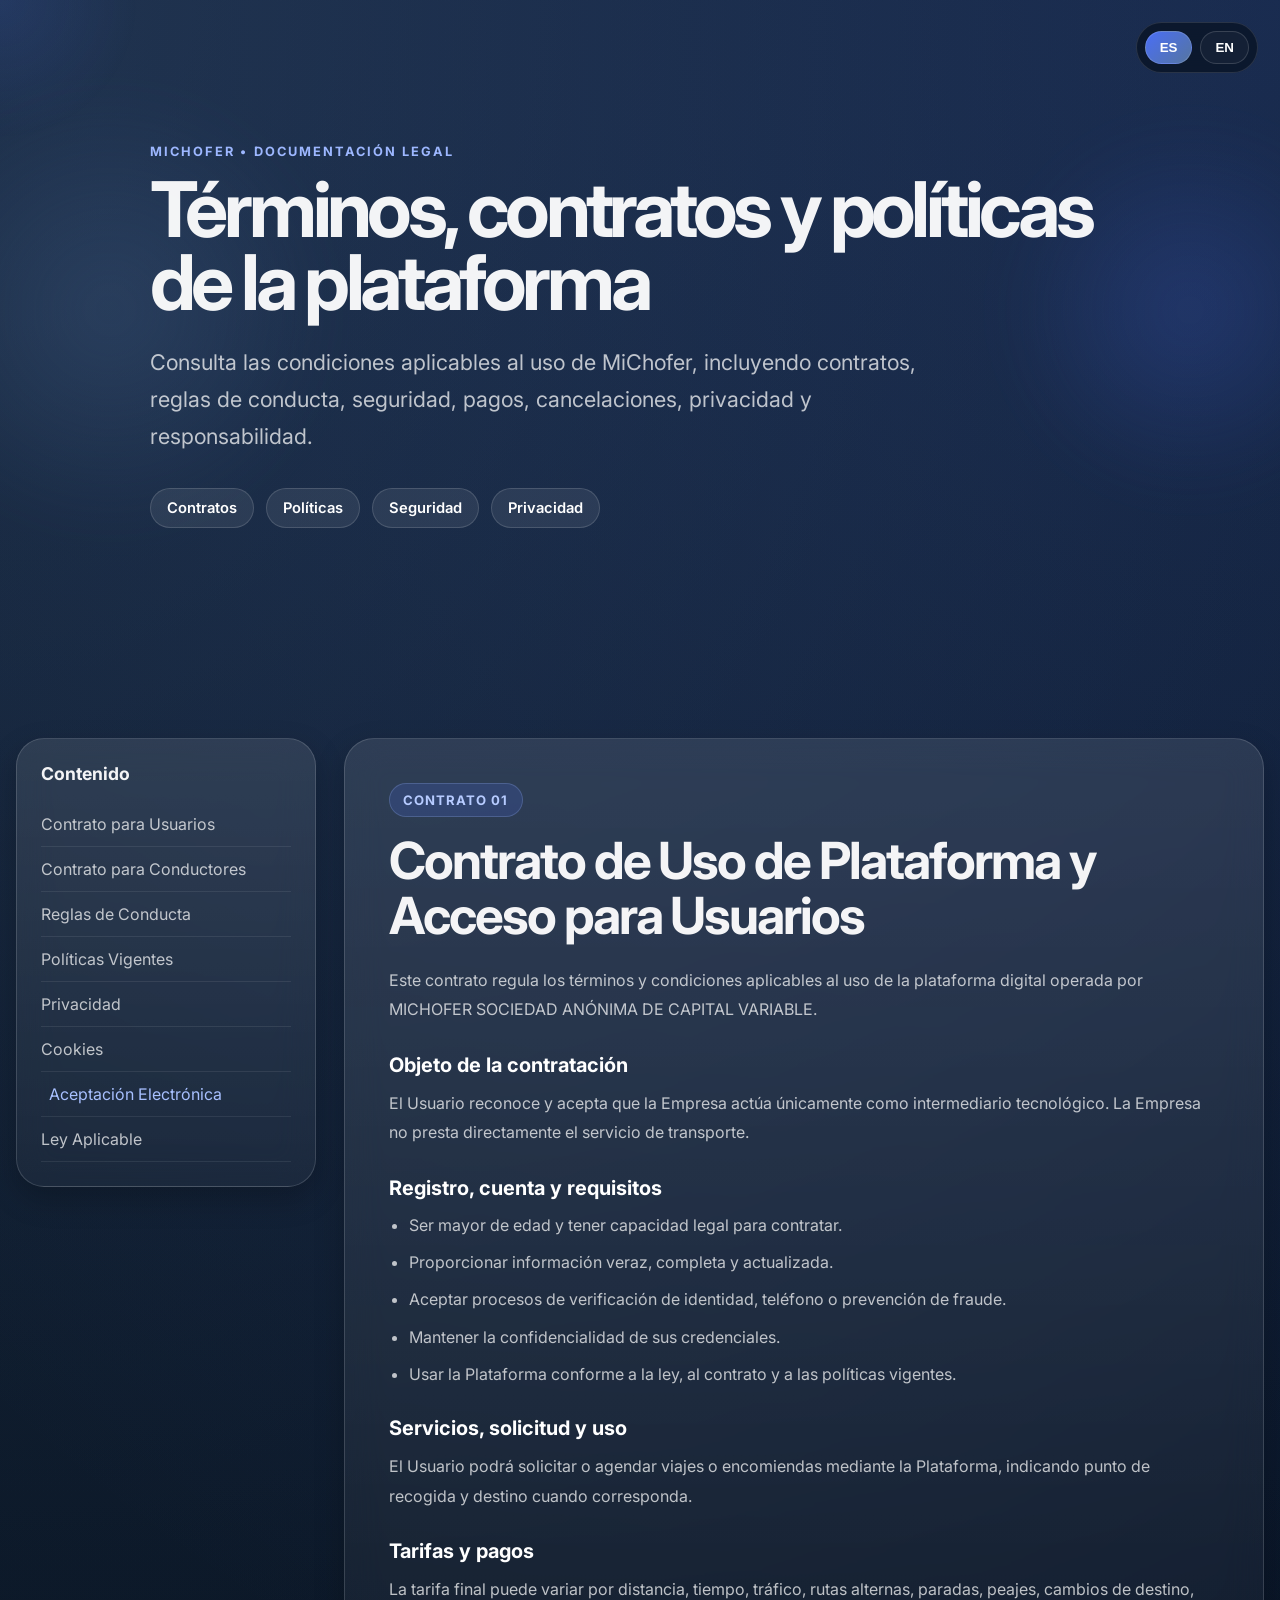
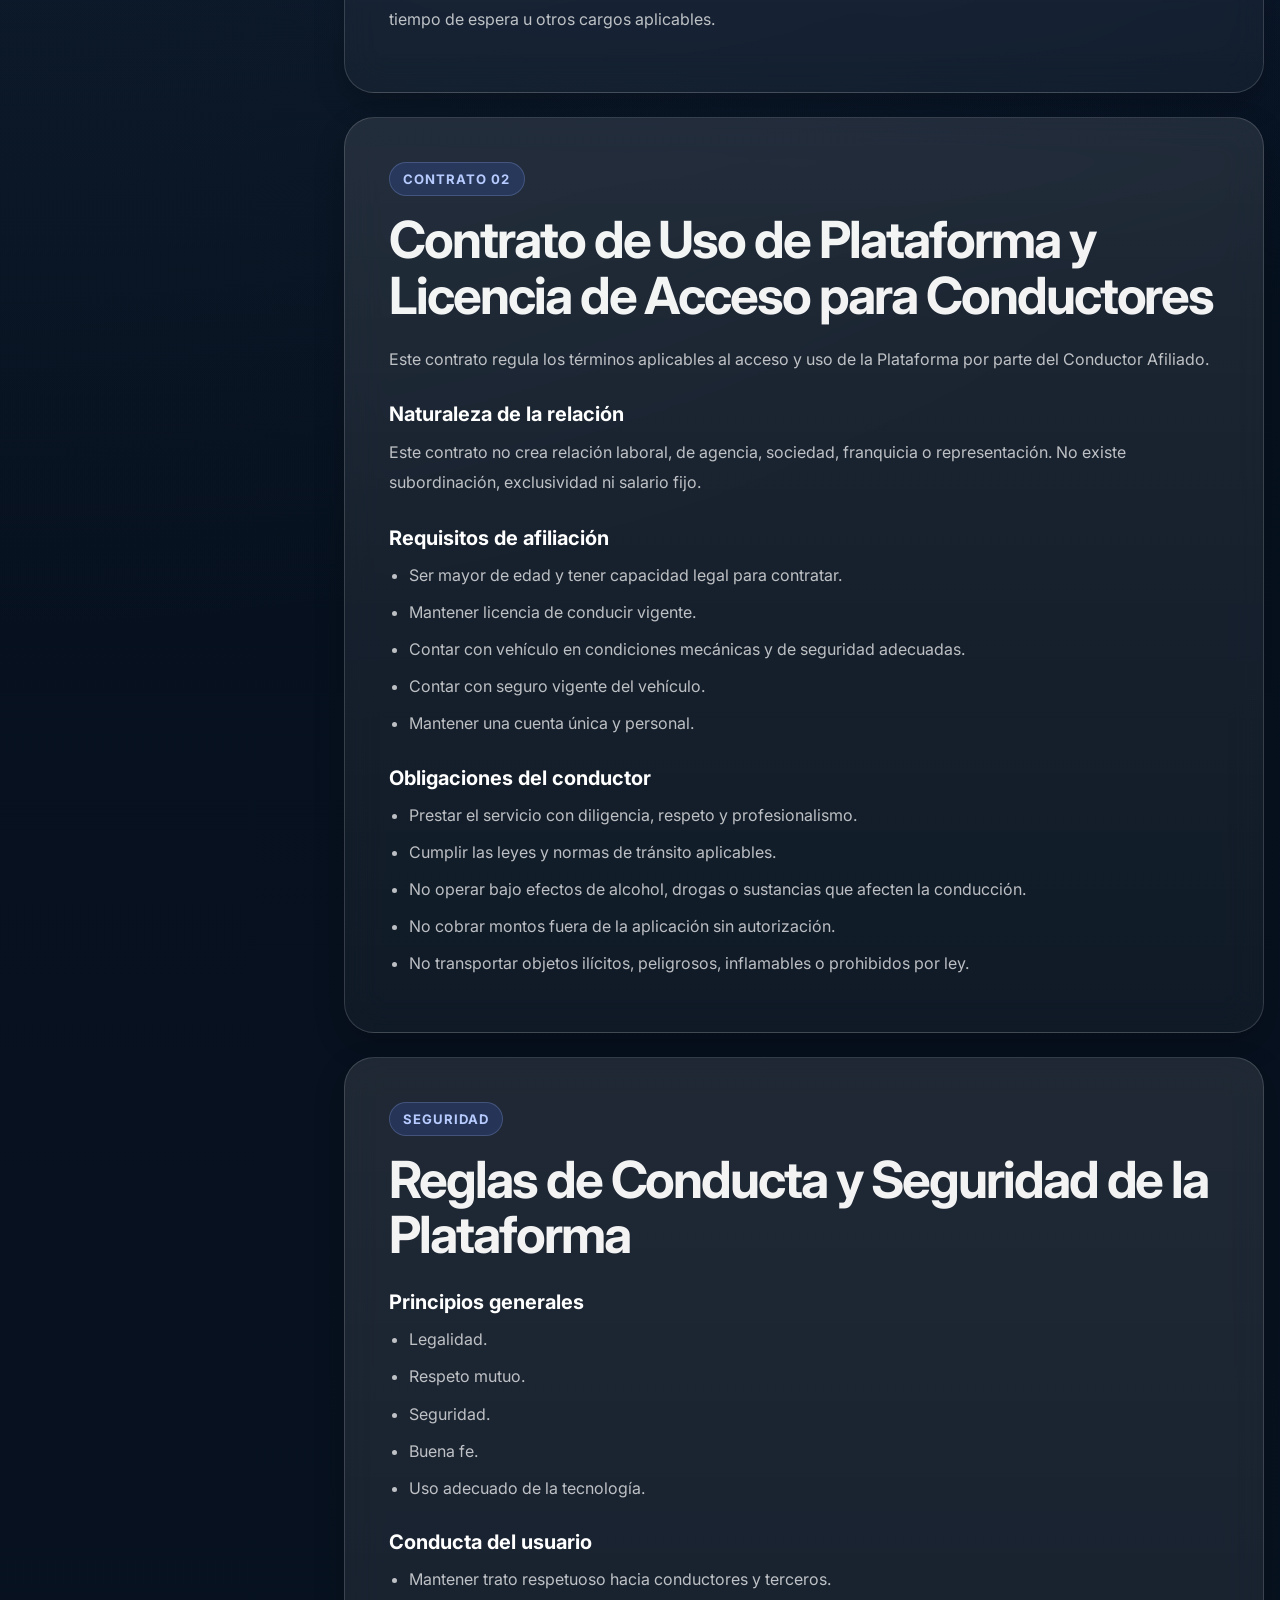
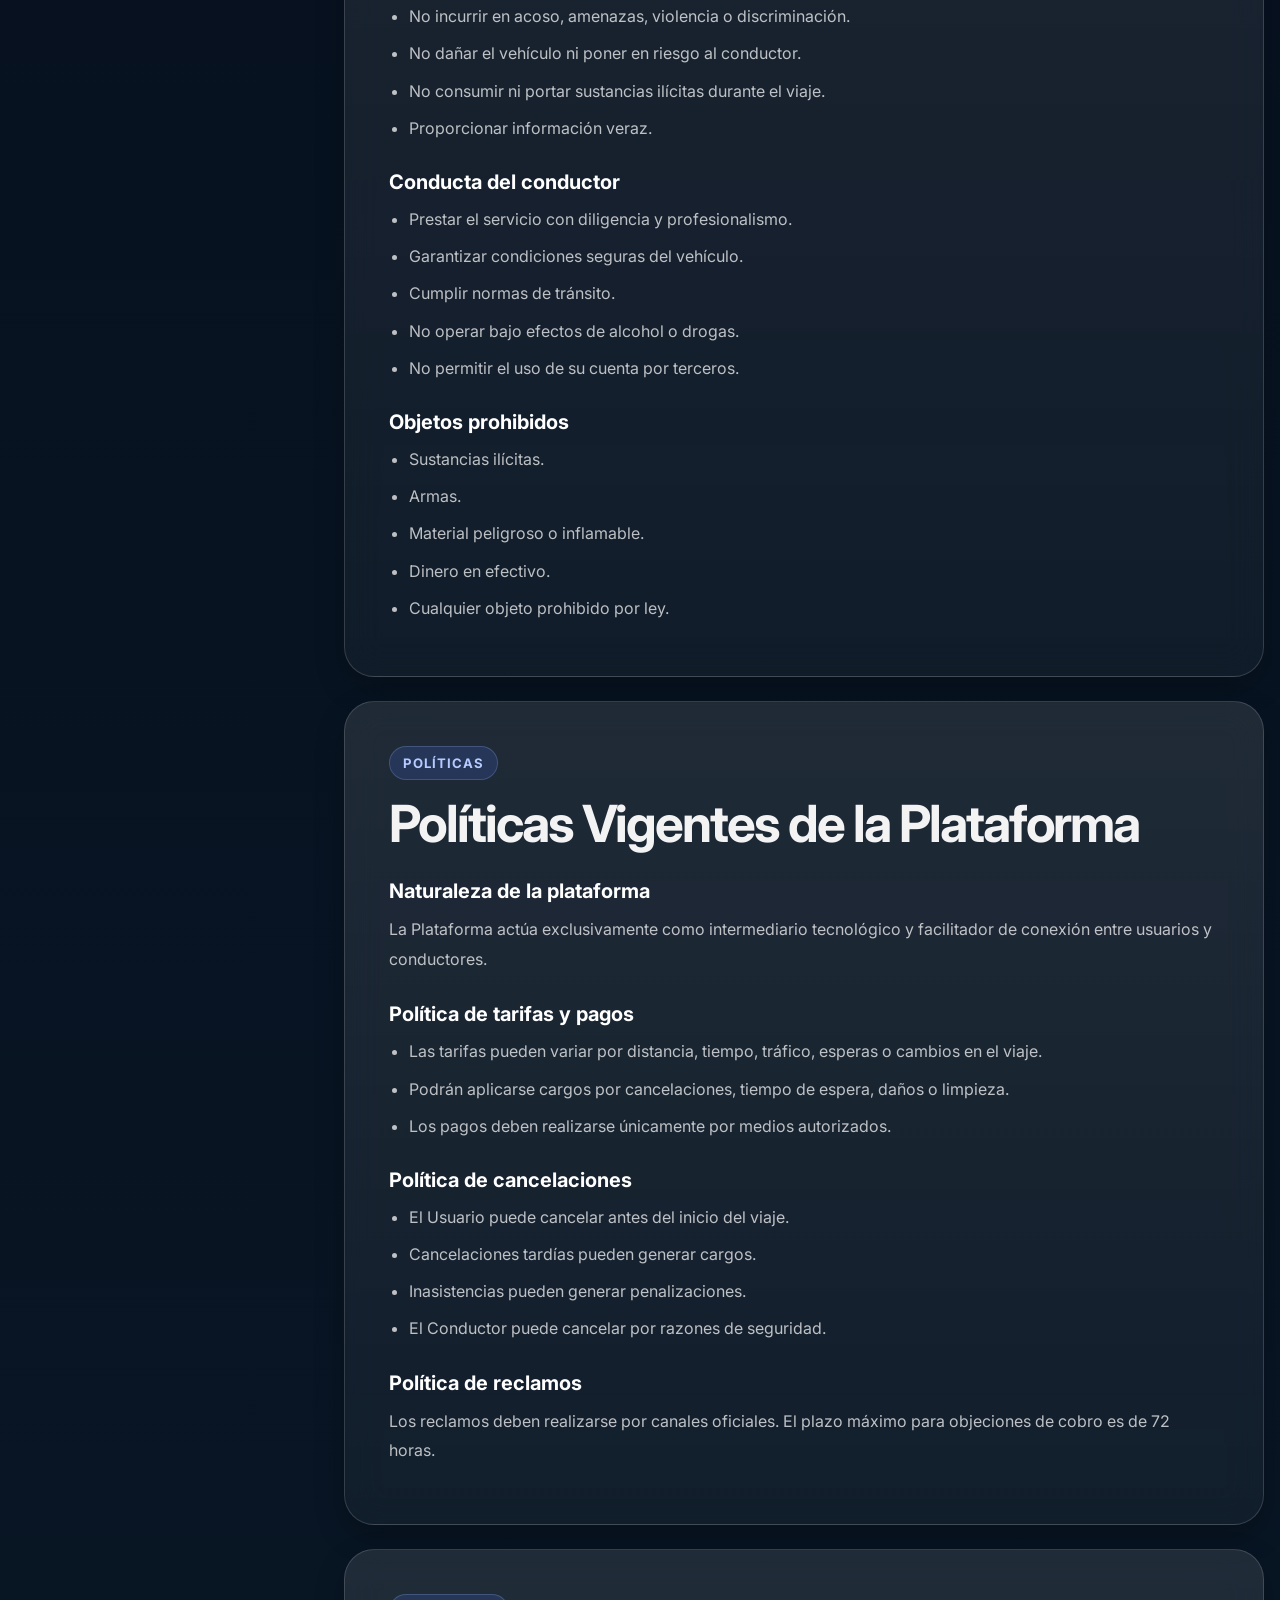
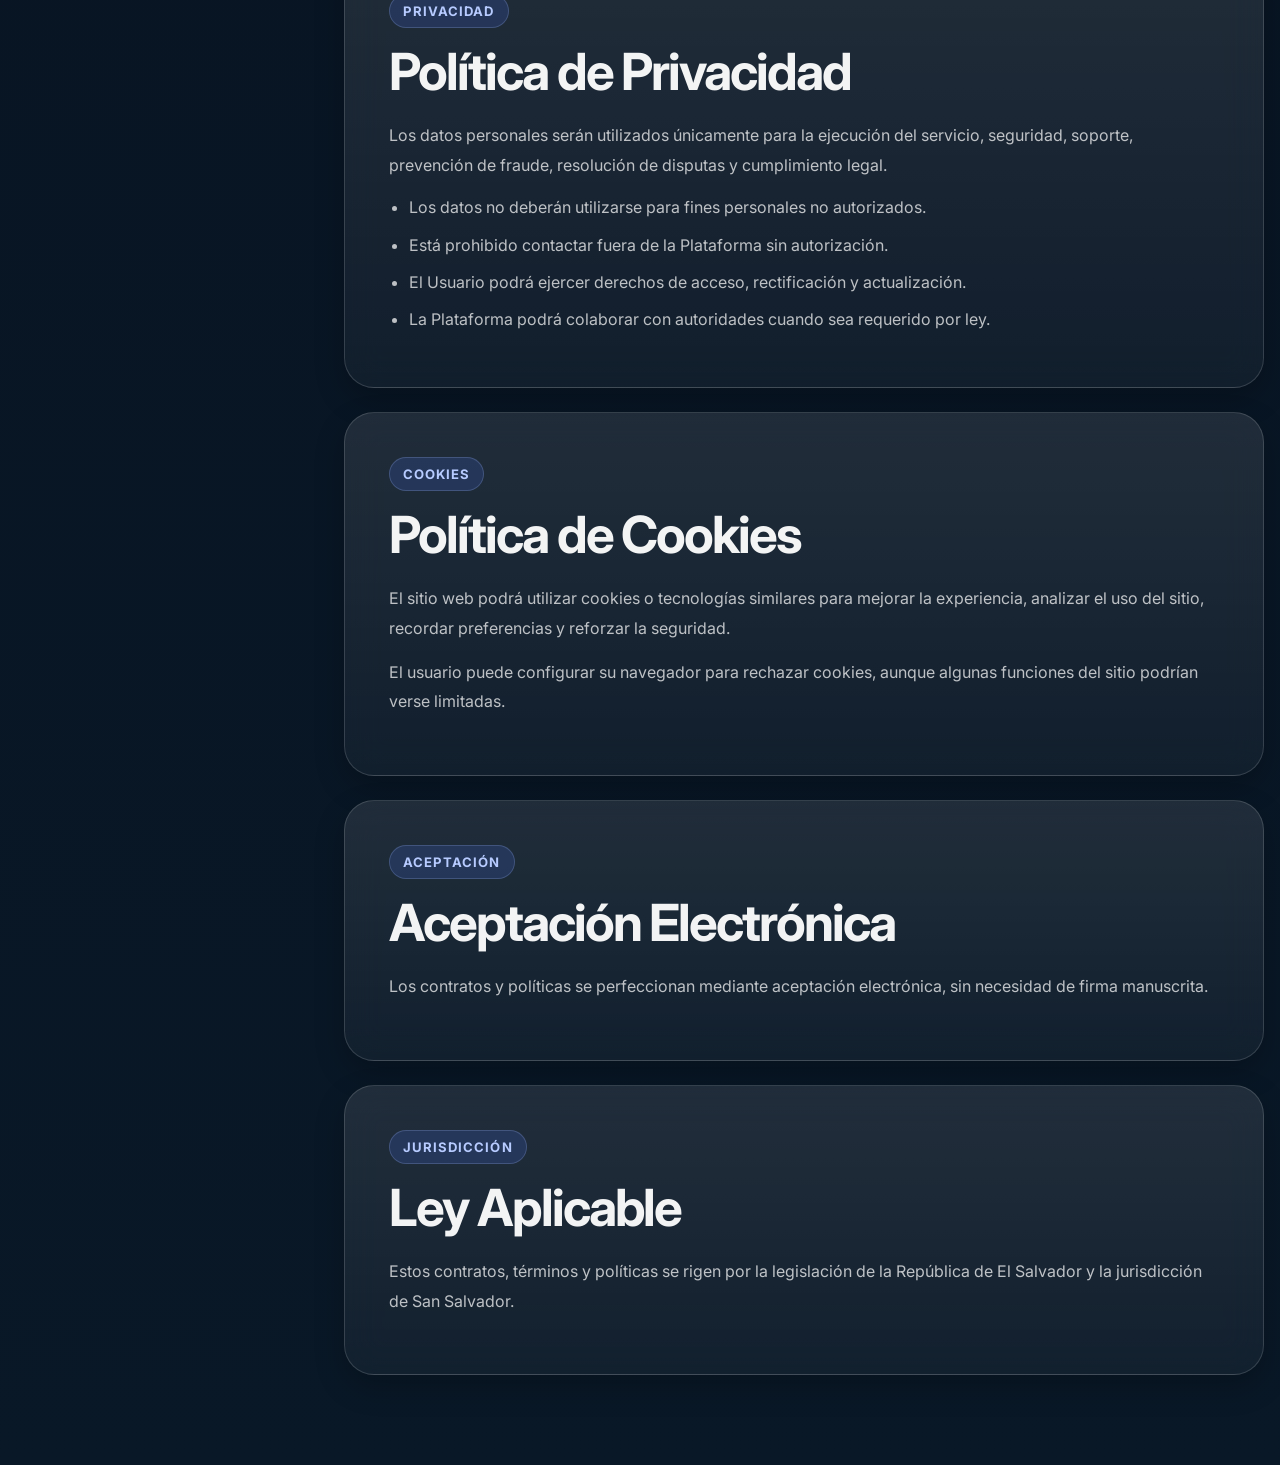
<file: index.html>
<!DOCTYPE html>
<html lang="es">
<head>
  <meta charset="UTF-8" />
  <meta name="viewport" content="width=device-width, initial-scale=1.0" />
  <title>MiChofer | Legal</title>

  <link rel="preconnect" href="https://fonts.googleapis.com">
  <link rel="preconnect" href="https://fonts.gstatic.com" crossorigin>
  <link href="https://fonts.googleapis.com/css2?family=Inter:wght@400;500;600;700;800&display=swap" rel="stylesheet">

  <link rel="stylesheet" href="legal.css" />
</head>

<body>
  <div class="cursor-glow"></div>

  <div class="legal-lang-switch">
    <button class="lang-btn active" data-language="es">ES</button>
    <button class="lang-btn" data-language="en">EN</button>
  </div>

  <main class="legal-page">
    <section class="legal-hero">
      <div class="hero-bg-orb orb-1"></div>
      <div class="hero-bg-orb orb-2"></div>
      <div class="hero-grid"></div>

      <div class="container legal-hero-content reveal">
        <span class="eyebrow" data-section="hero" data-value="eyebrow"></span>
        <h1 class="legal-title" data-section="hero" data-value="title"></h1>
        <p class="legal-subtitle" data-section="hero" data-value="subtitle"></p>

        <div class="legal-badges">
          <span data-section="hero" data-value="badge-1"></span>
          <span data-section="hero" data-value="badge-2"></span>
          <span data-section="hero" data-value="badge-3"></span>
          <span data-section="hero" data-value="badge-4"></span>
        </div>
      </div>
    </section>

    <section class="legal-content section-space">
      <div class="container legal-layout">

        <aside class="legal-sidebar glass reveal">
          <h3 data-section="sidebar" data-value="title"></h3>
          <a href="#contrato-usuarios" data-section="sidebar" data-value="users"></a>
          <a href="#contrato-conductores" data-section="sidebar" data-value="drivers"></a>
          <a href="#reglas" data-section="sidebar" data-value="rules"></a>
          <a href="#politicas" data-section="sidebar" data-value="policies"></a>
          <a href="#privacidad" data-section="sidebar" data-value="privacy"></a>
          <a href="#cookies" data-section="sidebar" data-value="cookies"></a>
          <a href="#aceptacion" data-section="sidebar" data-value="acceptance"></a>
          <a href="#ley" data-section="sidebar" data-value="law"></a>
        </aside>

        <div class="legal-docs">

          <article class="legal-card glass reveal" id="contrato-usuarios">
            <span class="doc-label" data-section="usersContract" data-value="label"></span>
            <h2 data-section="usersContract" data-value="title"></h2>
            <p data-section="usersContract" data-value="intro"></p>

            <h3 data-section="usersContract" data-value="objectTitle"></h3>
            <p data-section="usersContract" data-value="objectText"></p>

            <h3 data-section="usersContract" data-value="requirementsTitle"></h3>
            <ul>
              <li data-section="usersContract" data-value="req1"></li>
              <li data-section="usersContract" data-value="req2"></li>
              <li data-section="usersContract" data-value="req3"></li>
              <li data-section="usersContract" data-value="req4"></li>
              <li data-section="usersContract" data-value="req5"></li>
            </ul>

            <h3 data-section="usersContract" data-value="servicesTitle"></h3>
            <p data-section="usersContract" data-value="servicesText"></p>

            <h3 data-section="usersContract" data-value="paymentsTitle"></h3>
            <p data-section="usersContract" data-value="paymentsText"></p>
          </article>

          <article class="legal-card glass reveal" id="contrato-conductores">
            <span class="doc-label" data-section="driversContract" data-value="label"></span>
            <h2 data-section="driversContract" data-value="title"></h2>
            <p data-section="driversContract" data-value="intro"></p>

            <h3 data-section="driversContract" data-value="relationTitle"></h3>
            <p data-section="driversContract" data-value="relationText"></p>

            <h3 data-section="driversContract" data-value="requirementsTitle"></h3>
            <ul>
              <li data-section="driversContract" data-value="req1"></li>
              <li data-section="driversContract" data-value="req2"></li>
              <li data-section="driversContract" data-value="req3"></li>
              <li data-section="driversContract" data-value="req4"></li>
              <li data-section="driversContract" data-value="req5"></li>
            </ul>

            <h3 data-section="driversContract" data-value="obligationsTitle"></h3>
            <ul>
              <li data-section="driversContract" data-value="obl1"></li>
              <li data-section="driversContract" data-value="obl2"></li>
              <li data-section="driversContract" data-value="obl3"></li>
              <li data-section="driversContract" data-value="obl4"></li>
              <li data-section="driversContract" data-value="obl5"></li>
            </ul>
          </article>

          <article class="legal-card glass reveal" id="reglas">
            <span class="doc-label" data-section="rules" data-value="label"></span>
            <h2 data-section="rules" data-value="title"></h2>

            <h3 data-section="rules" data-value="principlesTitle"></h3>
            <ul>
              <li data-section="rules" data-value="principle1"></li>
              <li data-section="rules" data-value="principle2"></li>
              <li data-section="rules" data-value="principle3"></li>
              <li data-section="rules" data-value="principle4"></li>
              <li data-section="rules" data-value="principle5"></li>
            </ul>

            <h3 data-section="rules" data-value="userConductTitle"></h3>
            <ul>
              <li data-section="rules" data-value="user1"></li>
              <li data-section="rules" data-value="user2"></li>
              <li data-section="rules" data-value="user3"></li>
              <li data-section="rules" data-value="user4"></li>
              <li data-section="rules" data-value="user5"></li>
            </ul>

            <h3 data-section="rules" data-value="driverConductTitle"></h3>
            <ul>
              <li data-section="rules" data-value="driver1"></li>
              <li data-section="rules" data-value="driver2"></li>
              <li data-section="rules" data-value="driver3"></li>
              <li data-section="rules" data-value="driver4"></li>
              <li data-section="rules" data-value="driver5"></li>
            </ul>

            <h3 data-section="rules" data-value="prohibitedTitle"></h3>
            <ul>
              <li data-section="rules" data-value="prohibited1"></li>
              <li data-section="rules" data-value="prohibited2"></li>
              <li data-section="rules" data-value="prohibited3"></li>
              <li data-section="rules" data-value="prohibited4"></li>
              <li data-section="rules" data-value="prohibited5"></li>
            </ul>
          </article>

          <article class="legal-card glass reveal" id="politicas">
            <span class="doc-label" data-section="policies" data-value="label"></span>
            <h2 data-section="policies" data-value="title"></h2>

            <h3 data-section="policies" data-value="natureTitle"></h3>
            <p data-section="policies" data-value="natureText"></p>

            <h3 data-section="policies" data-value="paymentsTitle"></h3>
            <ul>
              <li data-section="policies" data-value="payment1"></li>
              <li data-section="policies" data-value="payment2"></li>
              <li data-section="policies" data-value="payment3"></li>
            </ul>

            <h3 data-section="policies" data-value="cancelTitle"></h3>
            <ul>
              <li data-section="policies" data-value="cancel1"></li>
              <li data-section="policies" data-value="cancel2"></li>
              <li data-section="policies" data-value="cancel3"></li>
              <li data-section="policies" data-value="cancel4"></li>
            </ul>

            <h3 data-section="policies" data-value="claimsTitle"></h3>
            <p data-section="policies" data-value="claimsText"></p>
          </article>

          <article class="legal-card glass reveal" id="privacidad">
            <span class="doc-label" data-section="privacy" data-value="label"></span>
            <h2 data-section="privacy" data-value="title"></h2>
            <p data-section="privacy" data-value="text"></p>
            <ul>
              <li data-section="privacy" data-value="item1"></li>
              <li data-section="privacy" data-value="item2"></li>
              <li data-section="privacy" data-value="item3"></li>
              <li data-section="privacy" data-value="item4"></li>
            </ul>
          </article>

          <article class="legal-card glass reveal" id="cookies">
            <span class="doc-label" data-section="cookies" data-value="label"></span>
            <h2 data-section="cookies" data-value="title"></h2>
            <p data-section="cookies" data-value="text1"></p>
            <p data-section="cookies" data-value="text2"></p>
          </article>

          <article class="legal-card glass reveal" id="aceptacion">
            <span class="doc-label" data-section="acceptance" data-value="label"></span>
            <h2 data-section="acceptance" data-value="title"></h2>
            <p data-section="acceptance" data-value="text"></p>
          </article>

          <article class="legal-card glass reveal" id="ley">
            <span class="doc-label" data-section="law" data-value="label"></span>
            <h2 data-section="law" data-value="title"></h2>
            <p data-section="law" data-value="text"></p>
          </article>

        </div>
      </div>
    </section>
  </main>

  <button class="back-to-top" id="backToTop" aria-label="Volver arriba">↑</button>

  <script src="legal.js"></script>
</body>
</html>
</file>
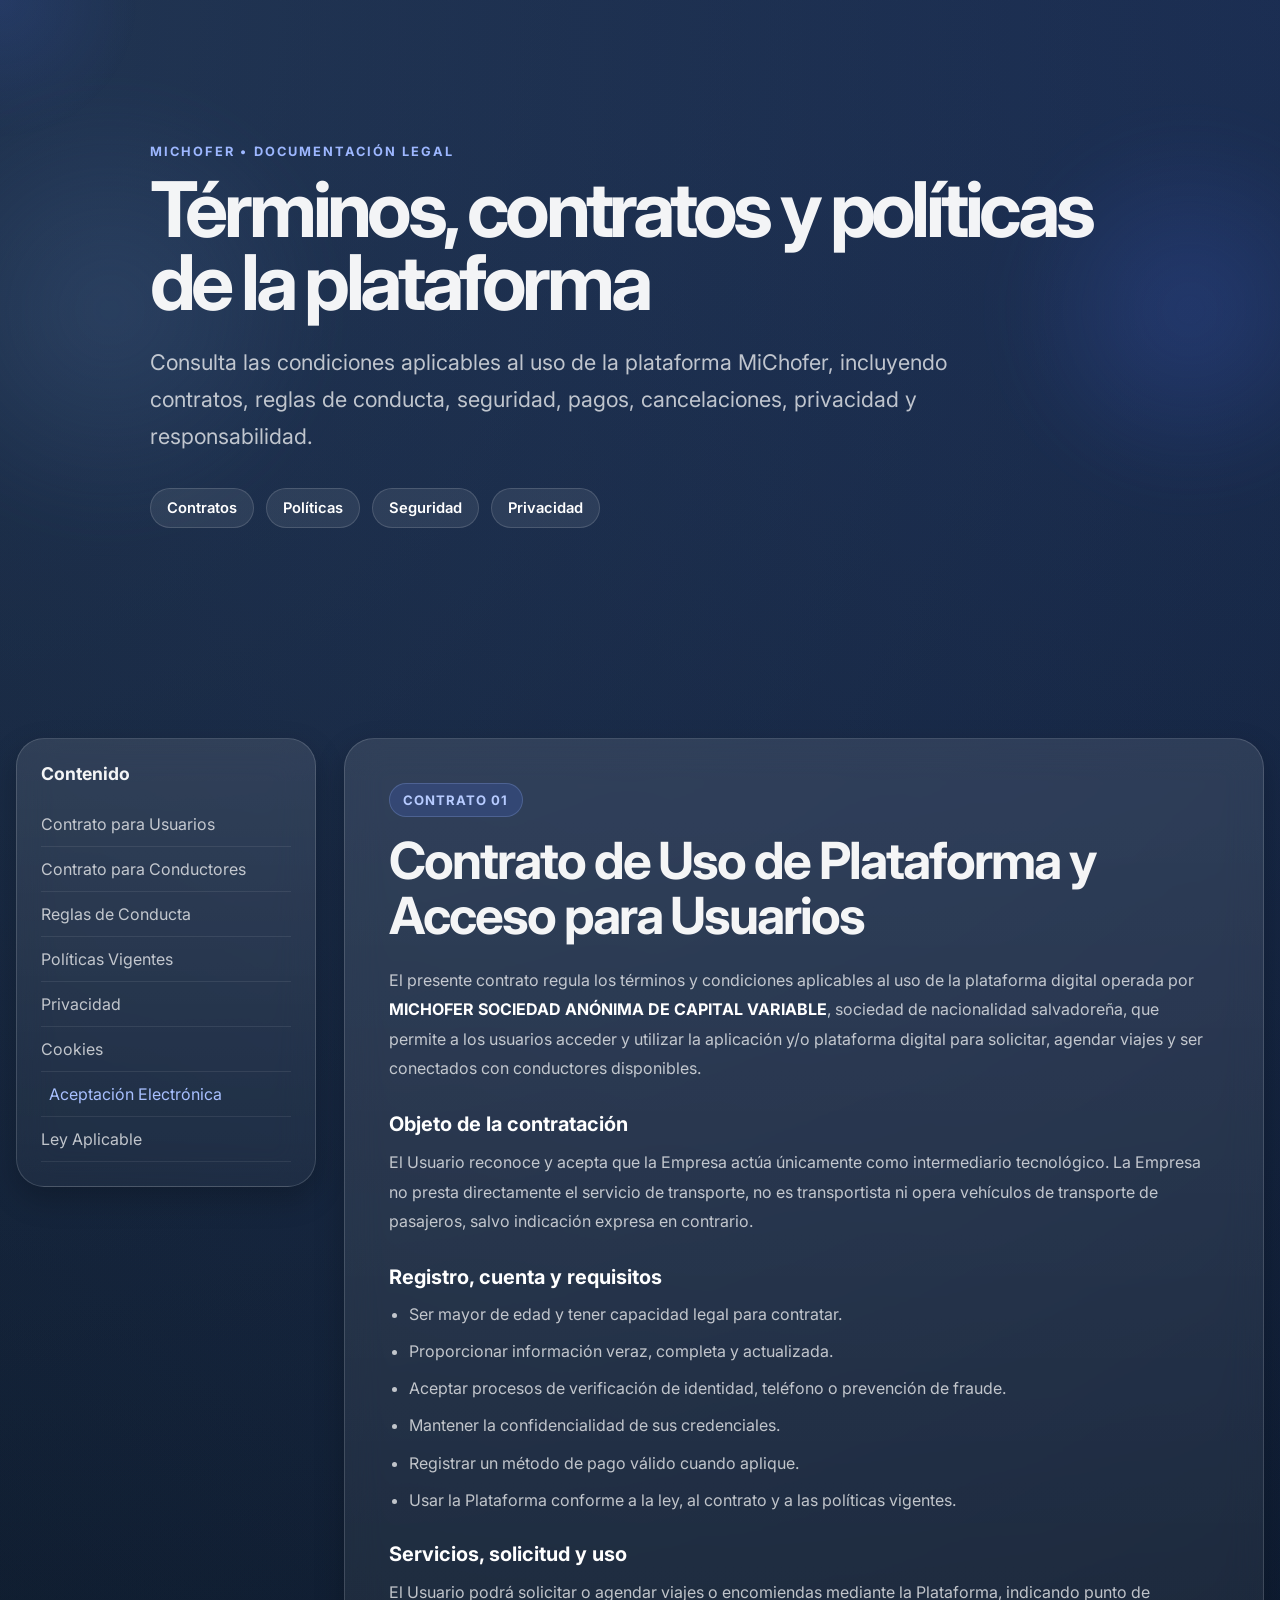
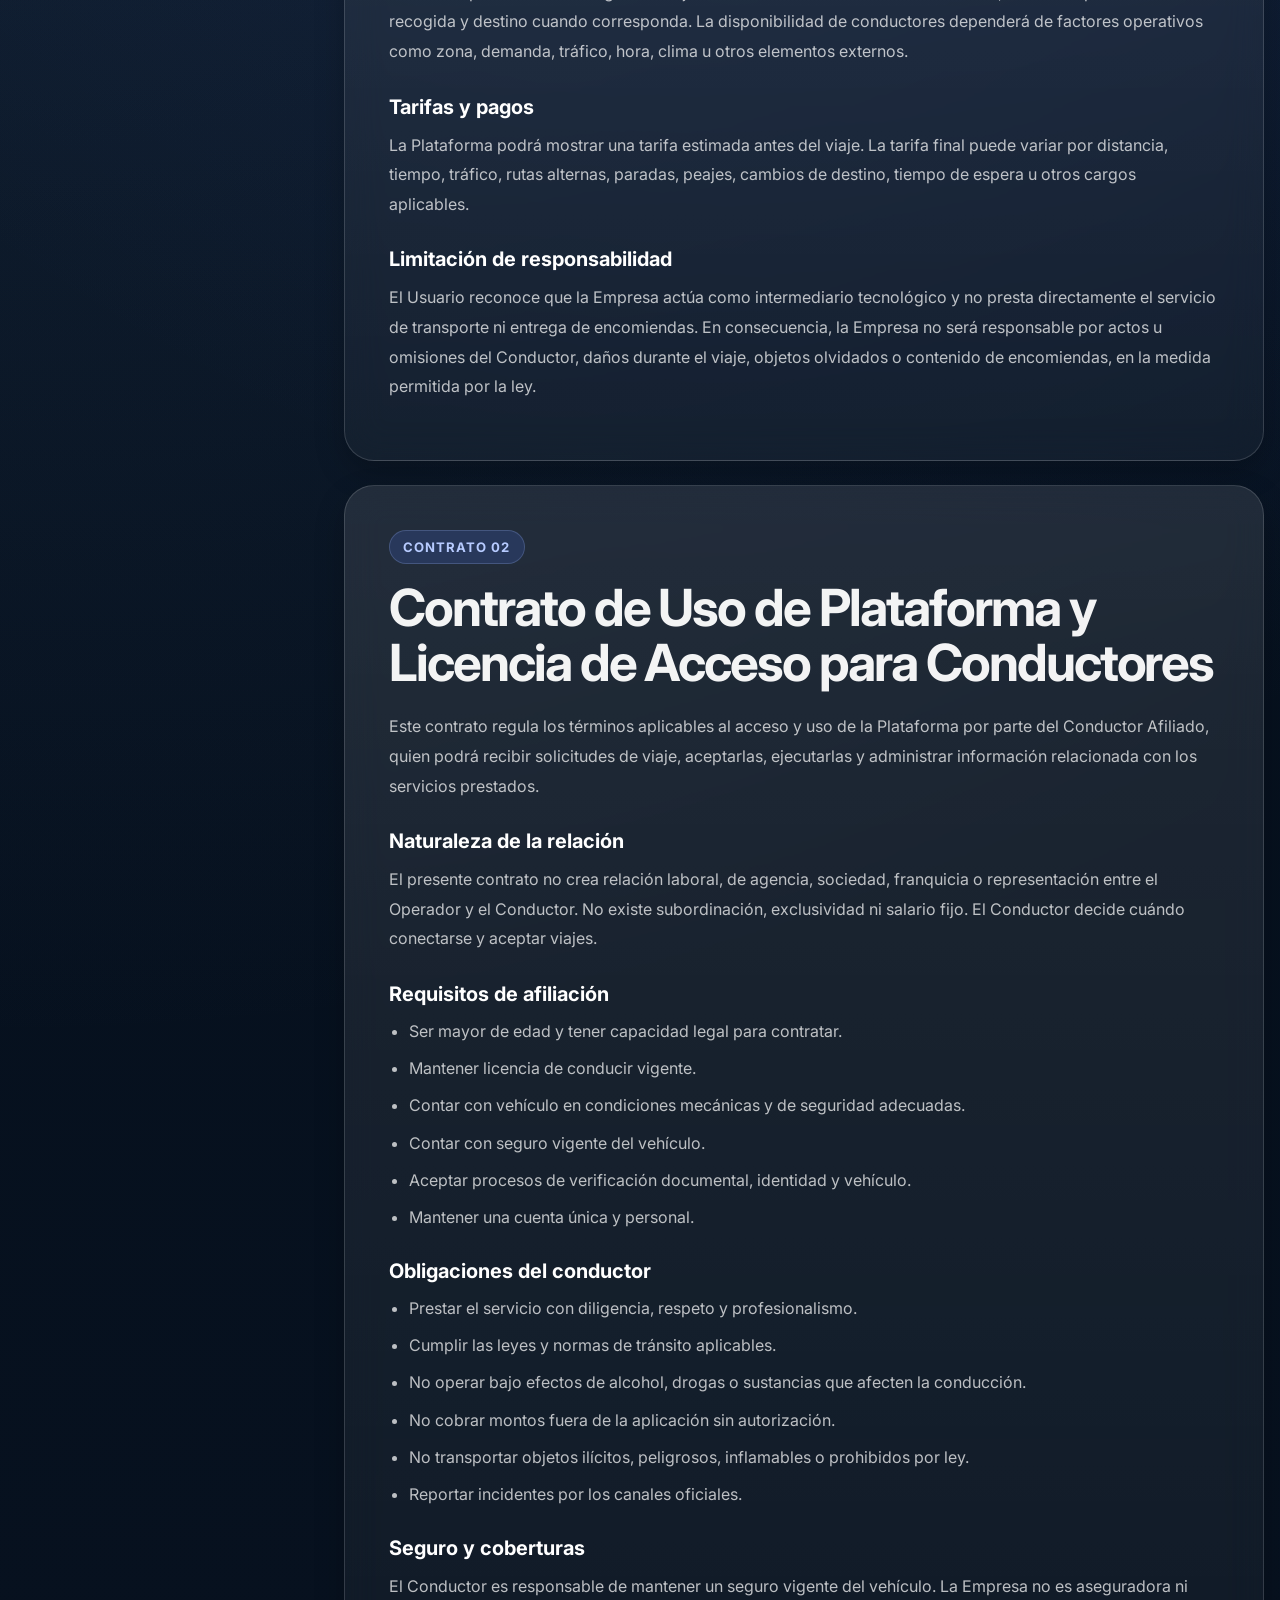
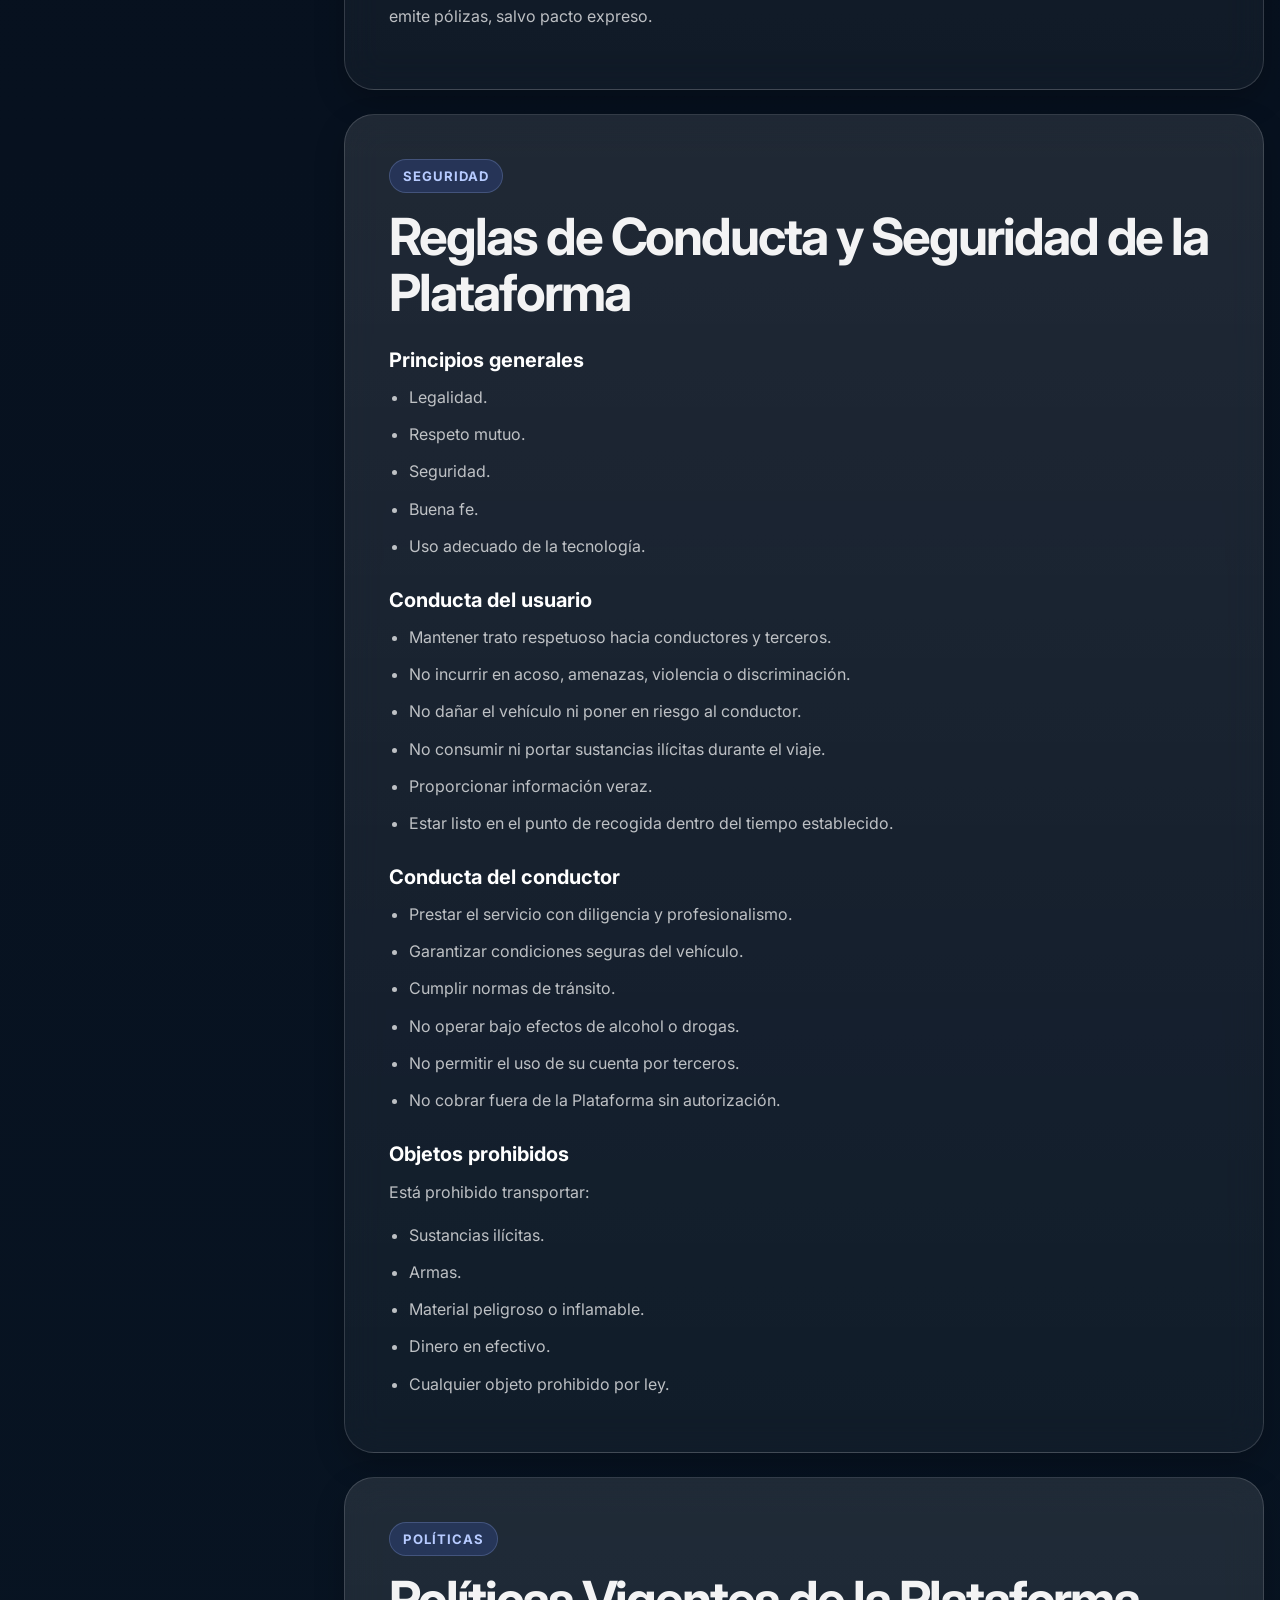
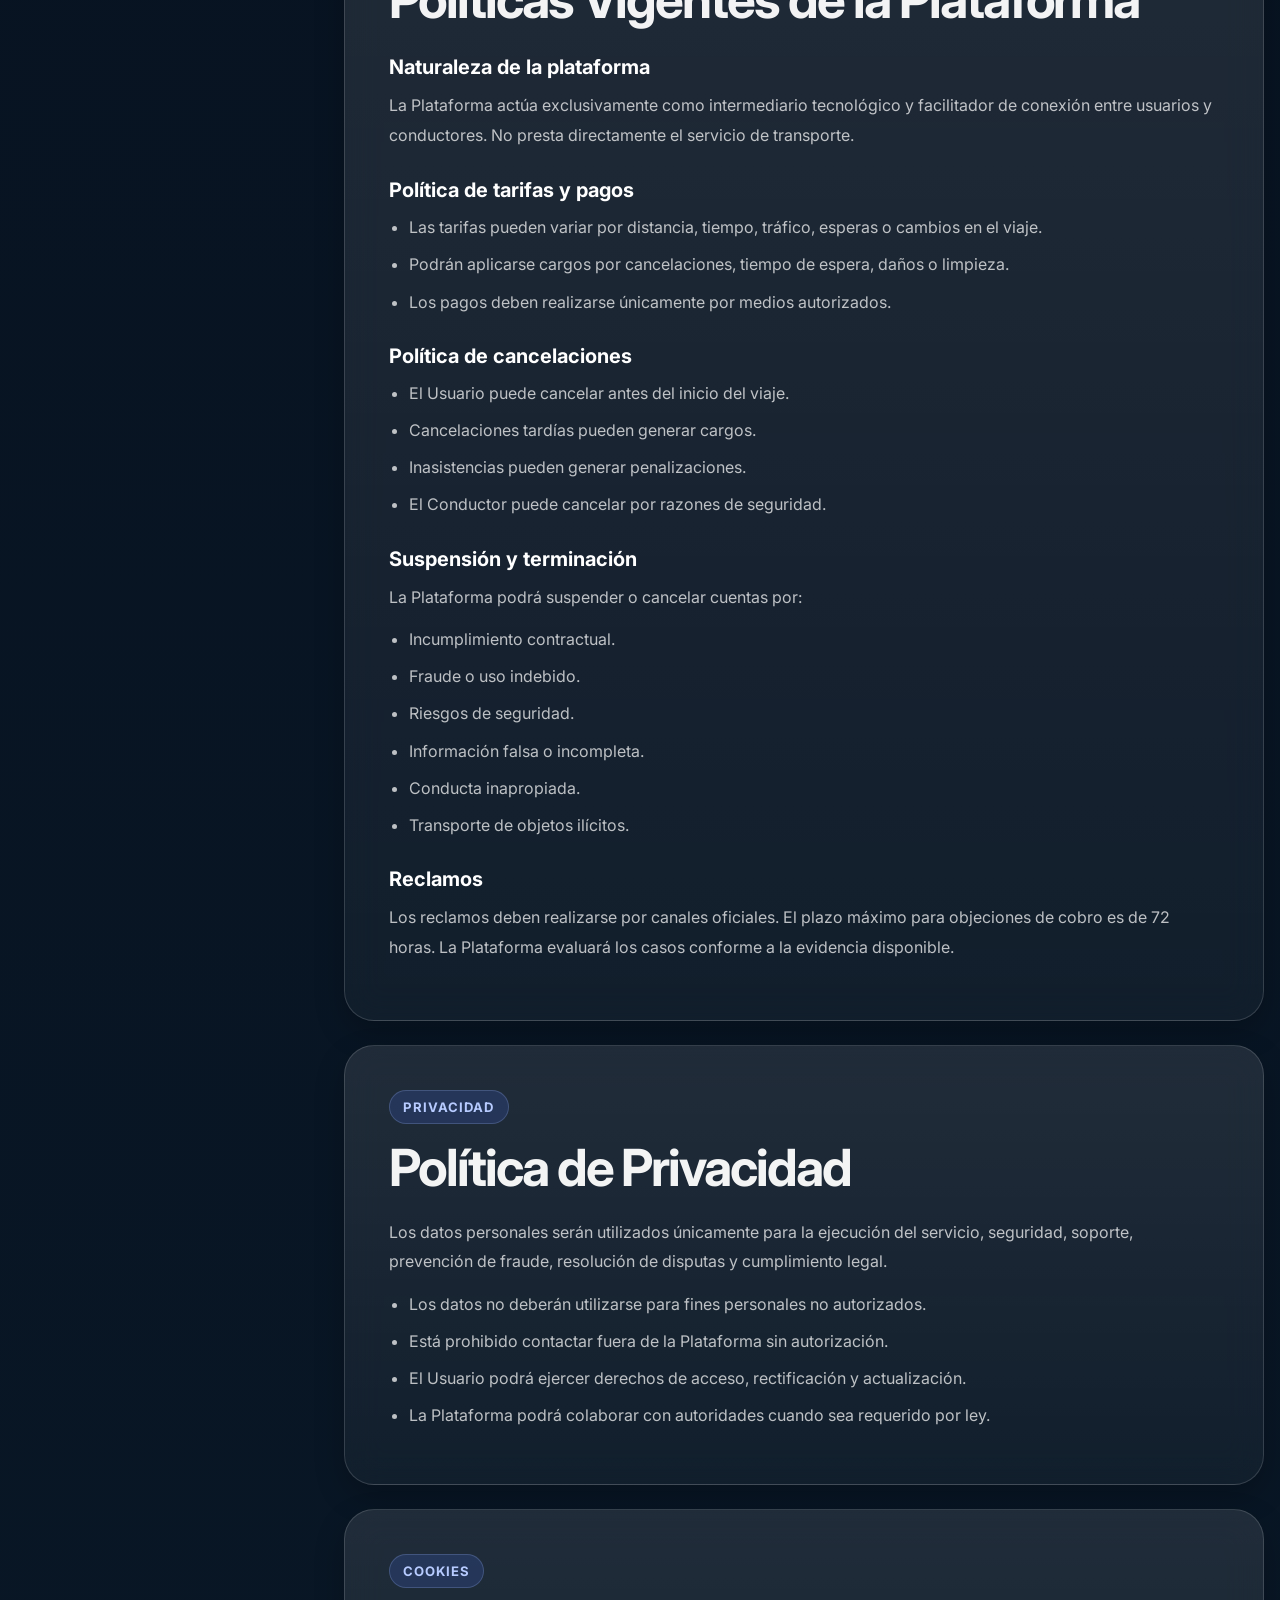
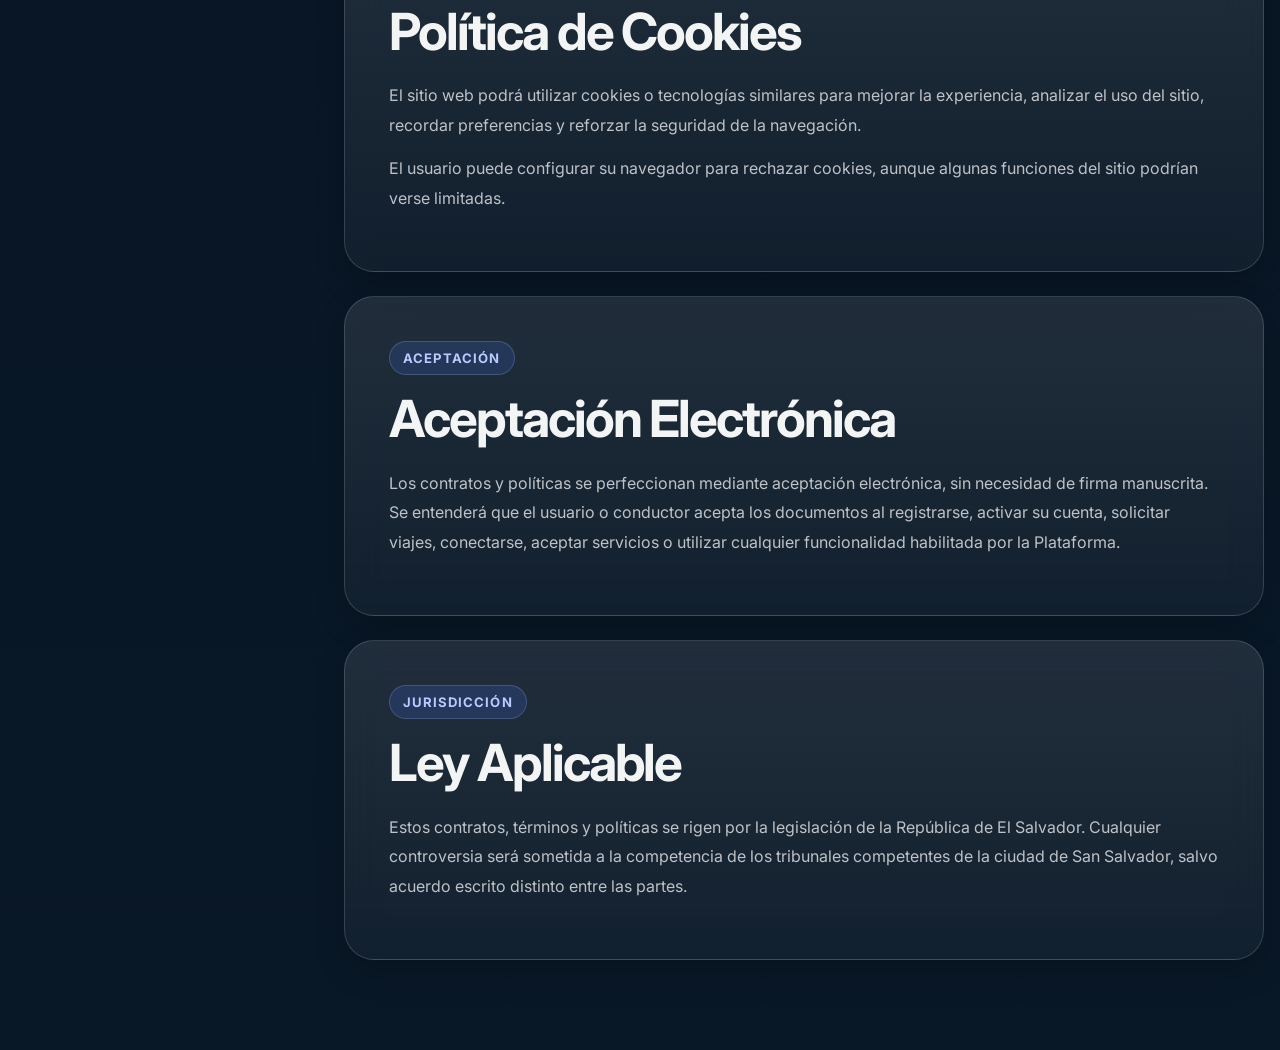
<file: legal.html>
<!DOCTYPE html>
<html lang="es">
<head>
  <meta charset="UTF-8" />
  <meta name="viewport" content="width=device-width, initial-scale=1.0" />
  <title>MiChofer | Términos, Contratos y Políticas</title>
  <meta name="description" content="Contratos, términos, condiciones, reglas de conducta y políticas vigentes de MiChofer.">

  <link rel="preconnect" href="https://fonts.googleapis.com">
  <link rel="preconnect" href="https://fonts.gstatic.com" crossorigin>
  <link href="https://fonts.googleapis.com/css2?family=Inter:wght@400;500;600;700;800&display=swap" rel="stylesheet">

  <link rel="stylesheet" href="legal.css" />
</head>

<body>
  <div class="cursor-glow"></div>

  <main class="legal-page">
    <section class="legal-hero">
      <div class="hero-bg-orb orb-1"></div>
      <div class="hero-bg-orb orb-2"></div>
      <div class="hero-grid"></div>

      <div class="container legal-hero-content reveal">
        <span class="eyebrow">MiChofer • Documentación legal</span>
        <h1 class="legal-title">Términos, contratos y políticas de la plataforma</h1>
        <p class="legal-subtitle">
          Consulta las condiciones aplicables al uso de la plataforma MiChofer,
          incluyendo contratos, reglas de conducta, seguridad, pagos, cancelaciones,
          privacidad y responsabilidad.
        </p>

        <div class="legal-badges">
          <span>Contratos</span>
          <span>Políticas</span>
          <span>Seguridad</span>
          <span>Privacidad</span>
        </div>
      </div>
    </section>

    <section class="legal-content section-space">
      <div class="container legal-layout">

        <aside class="legal-sidebar glass reveal">
          <h3>Contenido</h3>
          <a href="#contrato-usuarios">Contrato para Usuarios</a>
          <a href="#contrato-conductores">Contrato para Conductores</a>
          <a href="#reglas">Reglas de Conducta</a>
          <a href="#politicas">Políticas Vigentes</a>
          <a href="#privacidad">Privacidad</a>
          <a href="#cookies">Cookies</a>
          <a href="#aceptacion">Aceptación Electrónica</a>
          <a href="#ley">Ley Aplicable</a>
        </aside>

        <div class="legal-docs">

          <article class="legal-card glass reveal" id="contrato-usuarios">
            <span class="doc-label">Contrato 01</span>
            <h2>Contrato de Uso de Plataforma y Acceso para Usuarios</h2>

            <p>
              El presente contrato regula los términos y condiciones aplicables al uso de la
              plataforma digital operada por <strong>MICHOFER SOCIEDAD ANÓNIMA DE CAPITAL VARIABLE</strong>,
              sociedad de nacionalidad salvadoreña, que permite a los usuarios acceder y utilizar
              la aplicación y/o plataforma digital para solicitar, agendar viajes y ser conectados
              con conductores disponibles.
            </p>

            <h3>Objeto de la contratación</h3>
            <p>
              El Usuario reconoce y acepta que la Empresa actúa únicamente como intermediario
              tecnológico. La Empresa no presta directamente el servicio de transporte, no es
              transportista ni opera vehículos de transporte de pasajeros, salvo indicación expresa
              en contrario.
            </p>

            <h3>Registro, cuenta y requisitos</h3>
            <ul>
              <li>Ser mayor de edad y tener capacidad legal para contratar.</li>
              <li>Proporcionar información veraz, completa y actualizada.</li>
              <li>Aceptar procesos de verificación de identidad, teléfono o prevención de fraude.</li>
              <li>Mantener la confidencialidad de sus credenciales.</li>
              <li>Registrar un método de pago válido cuando aplique.</li>
              <li>Usar la Plataforma conforme a la ley, al contrato y a las políticas vigentes.</li>
            </ul>

            <h3>Servicios, solicitud y uso</h3>
            <p>
              El Usuario podrá solicitar o agendar viajes o encomiendas mediante la Plataforma,
              indicando punto de recogida y destino cuando corresponda. La disponibilidad de
              conductores dependerá de factores operativos como zona, demanda, tráfico, hora,
              clima u otros elementos externos.
            </p>

            <h3>Tarifas y pagos</h3>
            <p>
              La Plataforma podrá mostrar una tarifa estimada antes del viaje. La tarifa final
              puede variar por distancia, tiempo, tráfico, rutas alternas, paradas, peajes,
              cambios de destino, tiempo de espera u otros cargos aplicables.
            </p>

            <h3>Limitación de responsabilidad</h3>
            <p>
              El Usuario reconoce que la Empresa actúa como intermediario tecnológico y no presta
              directamente el servicio de transporte ni entrega de encomiendas. En consecuencia,
              la Empresa no será responsable por actos u omisiones del Conductor, daños durante
              el viaje, objetos olvidados o contenido de encomiendas, en la medida permitida por la ley.
            </p>
          </article>

          <article class="legal-card glass reveal" id="contrato-conductores">
            <span class="doc-label">Contrato 02</span>
            <h2>Contrato de Uso de Plataforma y Licencia de Acceso para Conductores</h2>

            <p>
              Este contrato regula los términos aplicables al acceso y uso de la Plataforma por
              parte del Conductor Afiliado, quien podrá recibir solicitudes de viaje, aceptarlas,
              ejecutarlas y administrar información relacionada con los servicios prestados.
            </p>

            <h3>Naturaleza de la relación</h3>
            <p>
              El presente contrato no crea relación laboral, de agencia, sociedad, franquicia o
              representación entre el Operador y el Conductor. No existe subordinación,
              exclusividad ni salario fijo. El Conductor decide cuándo conectarse y aceptar viajes.
            </p>

            <h3>Requisitos de afiliación</h3>
            <ul>
              <li>Ser mayor de edad y tener capacidad legal para contratar.</li>
              <li>Mantener licencia de conducir vigente.</li>
              <li>Contar con vehículo en condiciones mecánicas y de seguridad adecuadas.</li>
              <li>Contar con seguro vigente del vehículo.</li>
              <li>Aceptar procesos de verificación documental, identidad y vehículo.</li>
              <li>Mantener una cuenta única y personal.</li>
            </ul>

            <h3>Obligaciones del conductor</h3>
            <ul>
              <li>Prestar el servicio con diligencia, respeto y profesionalismo.</li>
              <li>Cumplir las leyes y normas de tránsito aplicables.</li>
              <li>No operar bajo efectos de alcohol, drogas o sustancias que afecten la conducción.</li>
              <li>No cobrar montos fuera de la aplicación sin autorización.</li>
              <li>No transportar objetos ilícitos, peligrosos, inflamables o prohibidos por ley.</li>
              <li>Reportar incidentes por los canales oficiales.</li>
            </ul>

            <h3>Seguro y coberturas</h3>
            <p>
              El Conductor es responsable de mantener un seguro vigente del vehículo. La Empresa
              no es aseguradora ni emite pólizas, salvo pacto expreso.
            </p>
          </article>

          <article class="legal-card glass reveal" id="reglas">
            <span class="doc-label">Seguridad</span>
            <h2>Reglas de Conducta y Seguridad de la Plataforma</h2>

            <h3>Principios generales</h3>
            <ul>
              <li>Legalidad.</li>
              <li>Respeto mutuo.</li>
              <li>Seguridad.</li>
              <li>Buena fe.</li>
              <li>Uso adecuado de la tecnología.</li>
            </ul>

            <h3>Conducta del usuario</h3>
            <ul>
              <li>Mantener trato respetuoso hacia conductores y terceros.</li>
              <li>No incurrir en acoso, amenazas, violencia o discriminación.</li>
              <li>No dañar el vehículo ni poner en riesgo al conductor.</li>
              <li>No consumir ni portar sustancias ilícitas durante el viaje.</li>
              <li>Proporcionar información veraz.</li>
              <li>Estar listo en el punto de recogida dentro del tiempo establecido.</li>
            </ul>

            <h3>Conducta del conductor</h3>
            <ul>
              <li>Prestar el servicio con diligencia y profesionalismo.</li>
              <li>Garantizar condiciones seguras del vehículo.</li>
              <li>Cumplir normas de tránsito.</li>
              <li>No operar bajo efectos de alcohol o drogas.</li>
              <li>No permitir el uso de su cuenta por terceros.</li>
              <li>No cobrar fuera de la Plataforma sin autorización.</li>
            </ul>

            <h3>Objetos prohibidos</h3>
            <p>Está prohibido transportar:</p>
            <ul>
              <li>Sustancias ilícitas.</li>
              <li>Armas.</li>
              <li>Material peligroso o inflamable.</li>
              <li>Dinero en efectivo.</li>
              <li>Cualquier objeto prohibido por ley.</li>
            </ul>
          </article>

          <article class="legal-card glass reveal" id="politicas">
            <span class="doc-label">Políticas</span>
            <h2>Políticas Vigentes de la Plataforma</h2>

            <h3>Naturaleza de la plataforma</h3>
            <p>
              La Plataforma actúa exclusivamente como intermediario tecnológico y facilitador de
              conexión entre usuarios y conductores. No presta directamente el servicio de transporte.
            </p>

            <h3>Política de tarifas y pagos</h3>
            <ul>
              <li>Las tarifas pueden variar por distancia, tiempo, tráfico, esperas o cambios en el viaje.</li>
              <li>Podrán aplicarse cargos por cancelaciones, tiempo de espera, daños o limpieza.</li>
              <li>Los pagos deben realizarse únicamente por medios autorizados.</li>
            </ul>

            <h3>Política de cancelaciones</h3>
            <ul>
              <li>El Usuario puede cancelar antes del inicio del viaje.</li>
              <li>Cancelaciones tardías pueden generar cargos.</li>
              <li>Inasistencias pueden generar penalizaciones.</li>
              <li>El Conductor puede cancelar por razones de seguridad.</li>
            </ul>

            <h3>Suspensión y terminación</h3>
            <p>La Plataforma podrá suspender o cancelar cuentas por:</p>
            <ul>
              <li>Incumplimiento contractual.</li>
              <li>Fraude o uso indebido.</li>
              <li>Riesgos de seguridad.</li>
              <li>Información falsa o incompleta.</li>
              <li>Conducta inapropiada.</li>
              <li>Transporte de objetos ilícitos.</li>
            </ul>

            <h3>Reclamos</h3>
            <p>
              Los reclamos deben realizarse por canales oficiales. El plazo máximo para objeciones
              de cobro es de 72 horas. La Plataforma evaluará los casos conforme a la evidencia disponible.
            </p>
          </article>

          <article class="legal-card glass reveal" id="privacidad">
            <span class="doc-label">Privacidad</span>
            <h2>Política de Privacidad</h2>

            <p>
              Los datos personales serán utilizados únicamente para la ejecución del servicio,
              seguridad, soporte, prevención de fraude, resolución de disputas y cumplimiento legal.
            </p>

            <ul>
              <li>Los datos no deberán utilizarse para fines personales no autorizados.</li>
              <li>Está prohibido contactar fuera de la Plataforma sin autorización.</li>
              <li>El Usuario podrá ejercer derechos de acceso, rectificación y actualización.</li>
              <li>La Plataforma podrá colaborar con autoridades cuando sea requerido por ley.</li>
            </ul>
          </article>

          <article class="legal-card glass reveal" id="cookies">
            <span class="doc-label">Cookies</span>
            <h2>Política de Cookies</h2>

            <p>
              El sitio web podrá utilizar cookies o tecnologías similares para mejorar la experiencia,
              analizar el uso del sitio, recordar preferencias y reforzar la seguridad de la navegación.
            </p>

            <p>
              El usuario puede configurar su navegador para rechazar cookies, aunque algunas funciones
              del sitio podrían verse limitadas.
            </p>
          </article>

          <article class="legal-card glass reveal" id="aceptacion">
            <span class="doc-label">Aceptación</span>
            <h2>Aceptación Electrónica</h2>

            <p>
              Los contratos y políticas se perfeccionan mediante aceptación electrónica, sin necesidad
              de firma manuscrita. Se entenderá que el usuario o conductor acepta los documentos al
              registrarse, activar su cuenta, solicitar viajes, conectarse, aceptar servicios o utilizar
              cualquier funcionalidad habilitada por la Plataforma.
            </p>
          </article>

          <article class="legal-card glass reveal" id="ley">
            <span class="doc-label">Jurisdicción</span>
            <h2>Ley Aplicable</h2>

            <p>
              Estos contratos, términos y políticas se rigen por la legislación de la República de
              El Salvador. Cualquier controversia será sometida a la competencia de los tribunales
              competentes de la ciudad de San Salvador, salvo acuerdo escrito distinto entre las partes.
            </p>
          </article>

        </div>
      </div>
    </section>
  </main>

  <button class="back-to-top" id="backToTop" aria-label="Volver arriba">
    ↑
  </button>

  <script src="legal.js"></script>
</body>
</html>
</file>
<file: legal.css>
:root {
  --white-color: #ffffff;
  --dark-color: #252525;
  --primary-color: #5575a1;
  --secondary-color: #4a6ef5;
  --light-pink-color: #faf4f5;
  --medium-gray-color: #cccccc;

  --font-size-s: 0.9rem;
  --font-size-n: 1rem;
  --font-size-m: 1.12rem;
  --font-size-l: 1.15rem;
  --font-size-xl: 2rem;
  --font-size-xxl: 2.3rem;

  --font-weight-normal: 400;
  --font-weight-medium: 500;
  --font-weight-semibold: 600;
  --font-weight-bold: 700;

  --border-radius-s: 8px;
  --border-radius-m: 30px;
  --border-radius-circle: 50%;

  --site-max-width: 1300px;

  --body-bg: #07111f;
  --surface-1: rgba(255, 255, 255, 0.08);
  --surface-2: rgba(255, 255, 255, 0.04);
  --border-glass: rgba(255, 255, 255, 0.15);
  --text-main: rgba(255,255,255,0.95);
  --text-soft: rgba(255,255,255,0.72);
  --text-fade: rgba(255,255,255,0.55);
  --shadow-lg: 0 25px 80px rgba(0, 0, 0, 0.35);
  --shadow-md: 0 12px 30px rgba(0, 0, 0, 0.22);
}

* {
  margin: 0;
  padding: 0;
  box-sizing: border-box;
}

html {
  scroll-behavior: smooth;
}

body {
  font-family: "Inter", sans-serif;
  background:
    radial-gradient(circle at top left, rgba(85,117,161,0.30), transparent 35%),
    radial-gradient(circle at top right, rgba(74,110,245,0.18), transparent 30%),
    linear-gradient(180deg, #04101d 0%, #07111f 45%, #091827 100%);
  color: var(--text-main);
  overflow-x: hidden;
}

a {
  text-decoration: none;
  color: inherit;
}

ul {
  padding-left: 20px;
}

li {
  margin-bottom: 10px;
  color: var(--text-soft);
  line-height: 1.7;
}

.container {
  width: min(100% - 32px, var(--site-max-width));
  margin-inline: auto;
}

.section-space {
  padding: 90px 0;
}

.glass {
  background: linear-gradient(180deg, rgba(255,255,255,0.10), rgba(255,255,255,0.04));
  border: 1px solid var(--border-glass);
  backdrop-filter: blur(18px);
  -webkit-backdrop-filter: blur(18px);
  box-shadow: var(--shadow-md);
}

.eyebrow {
  display: inline-block;
  margin-bottom: 14px;
  font-size: 0.8rem;
  font-weight: 700;
  letter-spacing: 0.16em;
  text-transform: uppercase;
  color: #9db7ff;
}

.legal-page {
  min-height: 100vh;
  position: relative;
}

.legal-hero {
  min-height: 72vh;
  position: relative;
  display: flex;
  align-items: center;
  overflow: hidden;
  padding: 90px 0 70px;
}

.legal-hero-content {
  position: relative;
  z-index: 2;
  max-width: 980px;
}

.legal-title {
  font-size: clamp(2.6rem, 6vw, 6.2rem);
  line-height: 0.96;
  letter-spacing: -0.06em;
  max-width: 980px;
}

.legal-subtitle {
  margin-top: 24px;
  color: var(--text-soft);
  font-size: clamp(1.05rem, 2vw, 1.35rem);
  line-height: 1.7;
  max-width: 820px;
}

.legal-badges {
  display: flex;
  flex-wrap: wrap;
  gap: 12px;
  margin-top: 34px;
}

.legal-badges span {
  padding: 10px 16px;
  border-radius: 999px;
  color: var(--white-color);
  background: rgba(255,255,255,0.08);
  border: 1px solid rgba(255,255,255,0.14);
  font-weight: 600;
  font-size: 0.92rem;
}

.hero-bg-orb {
  position: absolute;
  border-radius: 50%;
  filter: blur(30px);
  opacity: 0.7;
}

.orb-1 {
  width: 460px;
  height: 460px;
  left: -120px;
  top: 80px;
  background: radial-gradient(circle, rgba(85,117,161,0.34), transparent 70%);
  animation: floatOrb 8s ease-in-out infinite;
}

.orb-2 {
  width: 380px;
  height: 380px;
  right: -100px;
  top: 120px;
  background: radial-gradient(circle, rgba(74,110,245,0.28), transparent 70%);
  animation: floatOrb 10s ease-in-out infinite reverse;
}

.hero-grid {
  position: absolute;
  inset: 0;
  background-image:
    linear-gradient(rgba(255,255,255,0.04) 1px, transparent 1px),
    linear-gradient(90deg, rgba(255,255,255,0.04) 1px, transparent 1px);
  background-size: 56px 56px;
  mask-image: linear-gradient(to bottom, rgba(0,0,0,0.4), transparent 85%);
  opacity: 0.18;
}

.legal-layout {
  display: grid;
  grid-template-columns: 300px 1fr;
  gap: 28px;
  align-items: start;
}

.legal-sidebar {
  position: sticky;
  top: 28px;
  border-radius: 28px;
  padding: 24px;
}

.legal-sidebar h3 {
  font-size: 1.1rem;
  margin-bottom: 18px;
}

.legal-sidebar a {
  display: block;
  color: var(--text-soft);
  padding: 12px 0;
  border-bottom: 1px solid rgba(255,255,255,0.08);
  transition: 0.25s ease;
}

.legal-sidebar a:hover,
.legal-sidebar a.active {
  color: #a8c0ff;
  padding-left: 8px;
}

.legal-docs {
  display: grid;
  gap: 24px;
}

.legal-card {
  border-radius: 30px;
  padding: clamp(24px, 4vw, 44px);
  scroll-margin-top: 30px;
}

.doc-label {
  display: inline-block;
  margin-bottom: 16px;
  padding: 8px 13px;
  border-radius: 999px;
  background: rgba(74,110,245,0.18);
  border: 1px solid rgba(168,192,255,0.22);
  color: #b7cbff;
  font-size: 0.82rem;
  font-weight: 700;
  letter-spacing: 0.08em;
  text-transform: uppercase;
}

.legal-card h2 {
  font-size: clamp(1.8rem, 4vw, 3.2rem);
  line-height: 1.08;
  letter-spacing: -0.04em;
  margin-bottom: 22px;
}

.legal-card h3 {
  font-size: 1.25rem;
  margin: 28px 0 12px;
  color: var(--white-color);
}

.legal-card p {
  color: var(--text-soft);
  line-height: 1.85;
  margin-bottom: 14px;
}

.legal-card strong {
  color: var(--white-color);
}

.back-to-top {
  position: fixed;
  right: 20px;
  bottom: 20px;
  width: 48px;
  height: 48px;
  border: none;
  border-radius: 50%;
  cursor: pointer;
  color: white;
  background: linear-gradient(135deg, var(--secondary-color), var(--primary-color));
  box-shadow: 0 10px 25px rgba(74,110,245,0.45);
  font-size: 1.3rem;
  opacity: 0;
  pointer-events: none;
  transform: translateY(12px);
  transition: 0.25s ease;
  z-index: 99;
}

.back-to-top.visible {
  opacity: 1;
  pointer-events: auto;
  transform: translateY(0);
}

.cursor-glow {
  position: fixed;
  width: 280px;
  height: 280px;
  border-radius: 50%;
  pointer-events: none;
  background: radial-gradient(circle, rgba(74,110,245,0.12), transparent 70%);
  z-index: 1;
  transform: translate(-50%, -50%);
  transition: transform 0.06s linear;
}

.reveal {
  opacity: 0;
  transform: translateY(38px);
  transition: opacity 0.9s ease, transform 0.9s ease;
}

.reveal.visible {
  opacity: 1;
  transform: translateY(0);
}

@keyframes floatOrb {
  0%, 100% {
    transform: translateY(0px) translateX(0px);
  }

  50% {
    transform: translateY(-24px) translateX(18px);
  }
}

@media (max-width: 1000px) {
  .legal-layout {
    grid-template-columns: 1fr;
  }

  .legal-sidebar {
    position: relative;
    top: auto;
  }
}

@media (max-width: 700px) {
  .legal-hero {
    min-height: auto;
    padding: 80px 0 50px;
  }

  .section-space {
    padding: 60px 0;
  }

  .legal-card {
    border-radius: 24px;
  }

  .cursor-glow {
    display: none;
  }
}

.legal-lang-switch {
  position: fixed;
  top: 22px;
  right: 22px;
  z-index: 999;
  display: flex;
  gap: 8px;
  padding: 8px;
  border-radius: 999px;
  background: rgba(5, 15, 28, 0.65);
  border: 1px solid rgba(255,255,255,0.12);
  backdrop-filter: blur(14px);
}

.lang-btn {
  border: 1px solid rgba(255,255,255,0.15);
  background: rgba(255,255,255,0.04);
  color: var(--white-color);
  border-radius: 999px;
  padding: 8px 14px;
  cursor: pointer;
  font-weight: 700;
}

.lang-btn.active {
  background: linear-gradient(135deg, var(--secondary-color), var(--primary-color));
}
</file>
